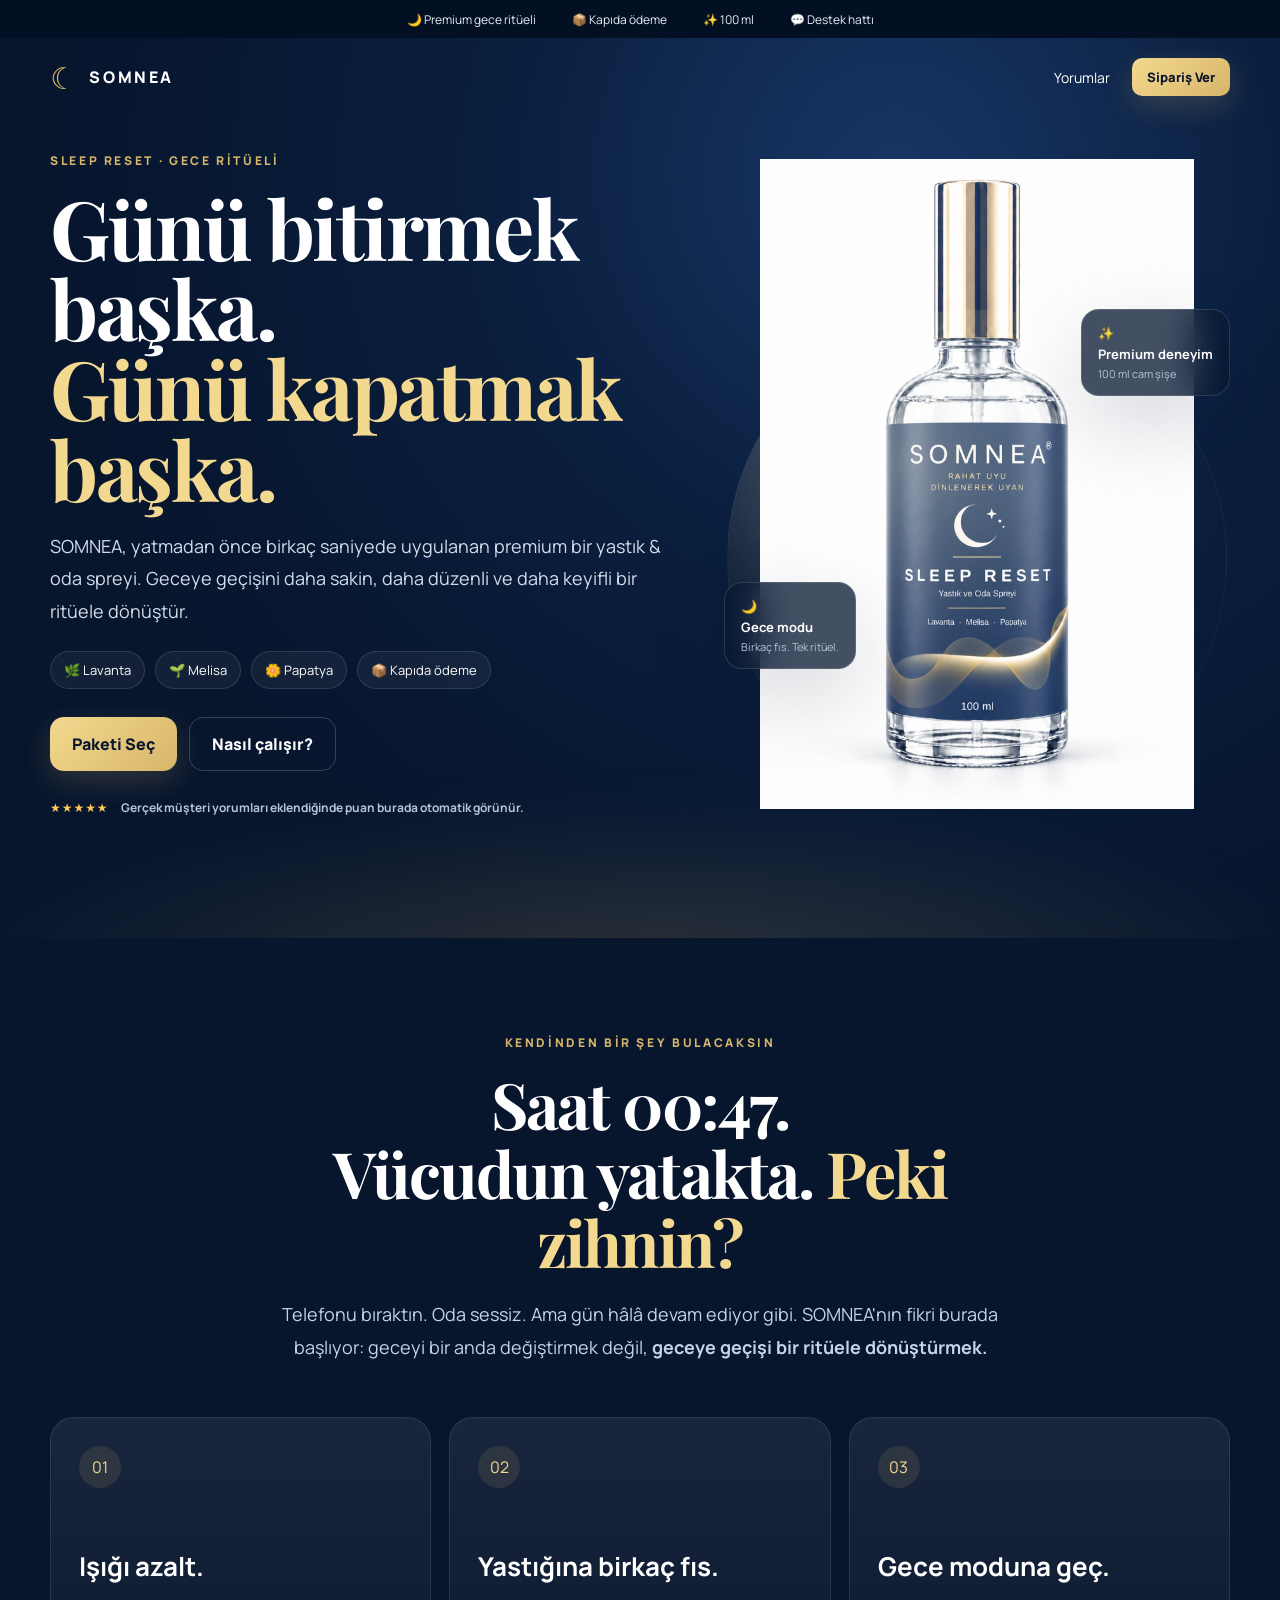
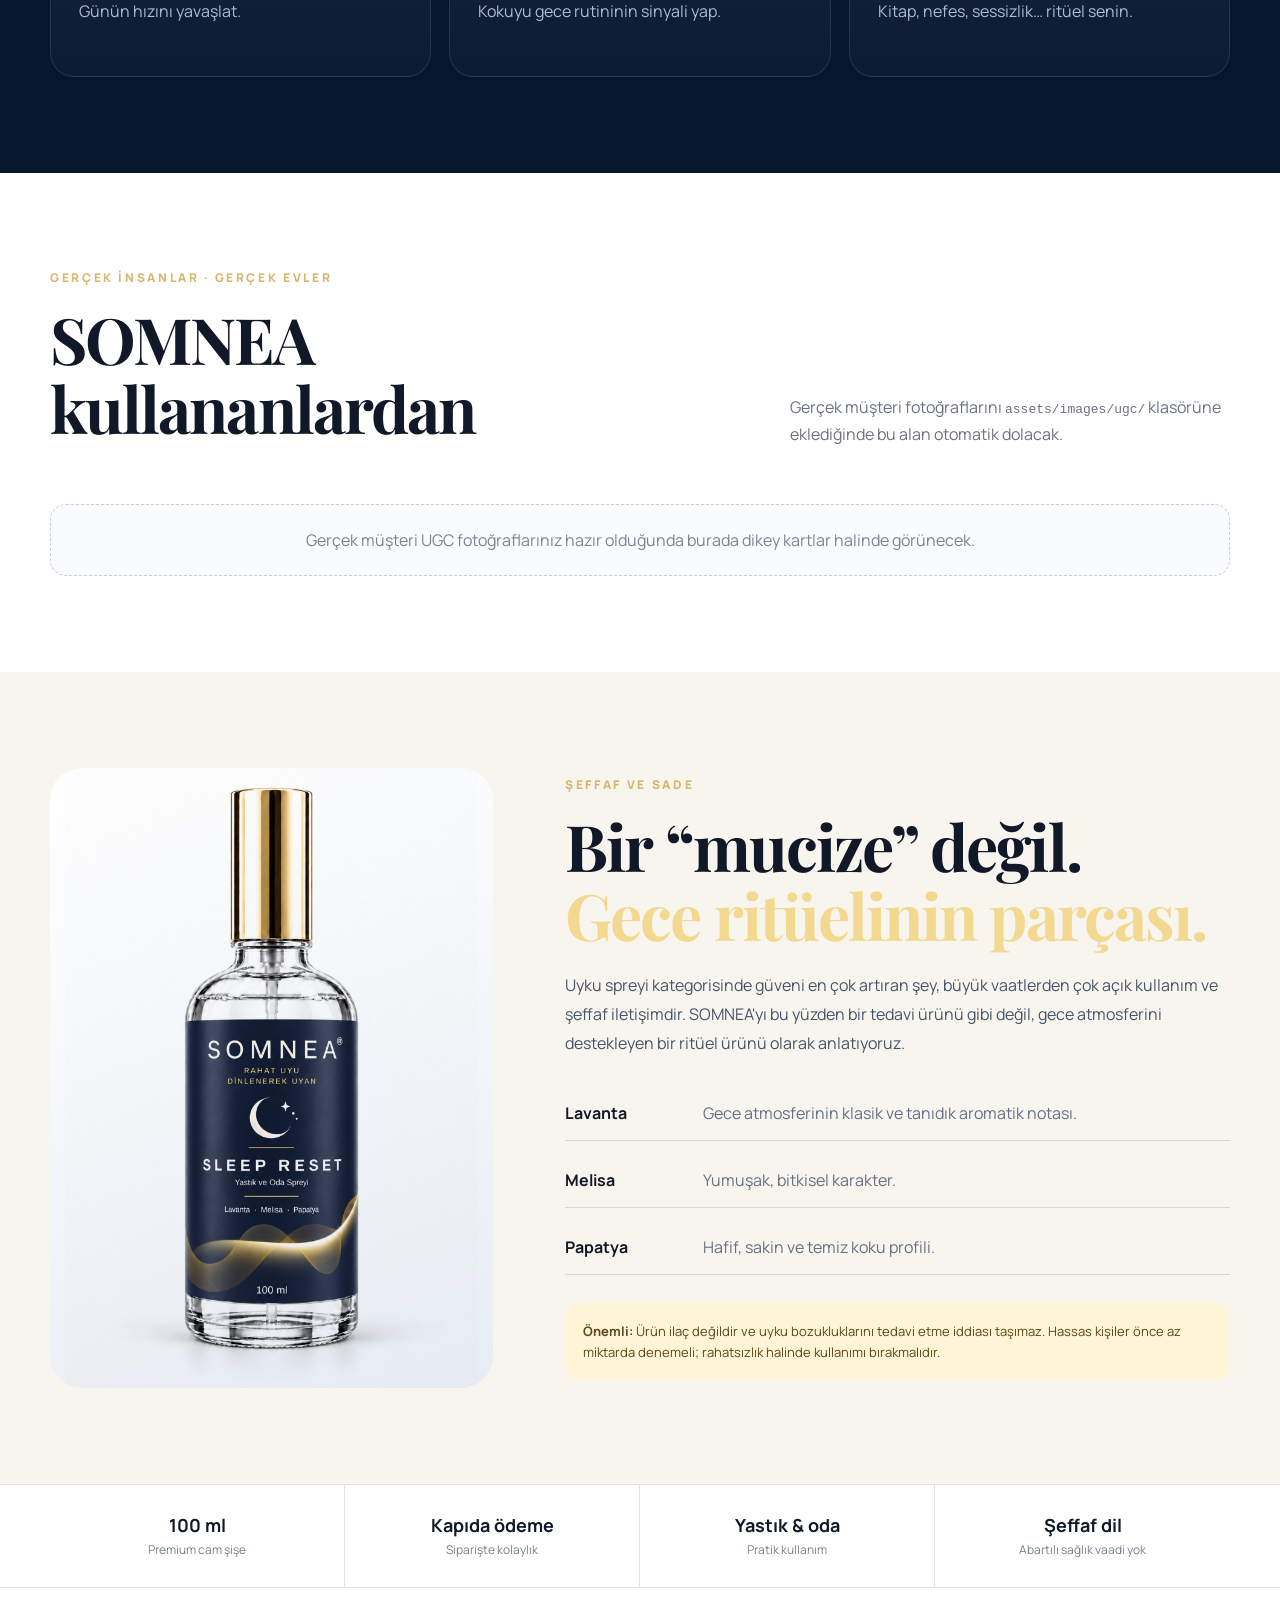
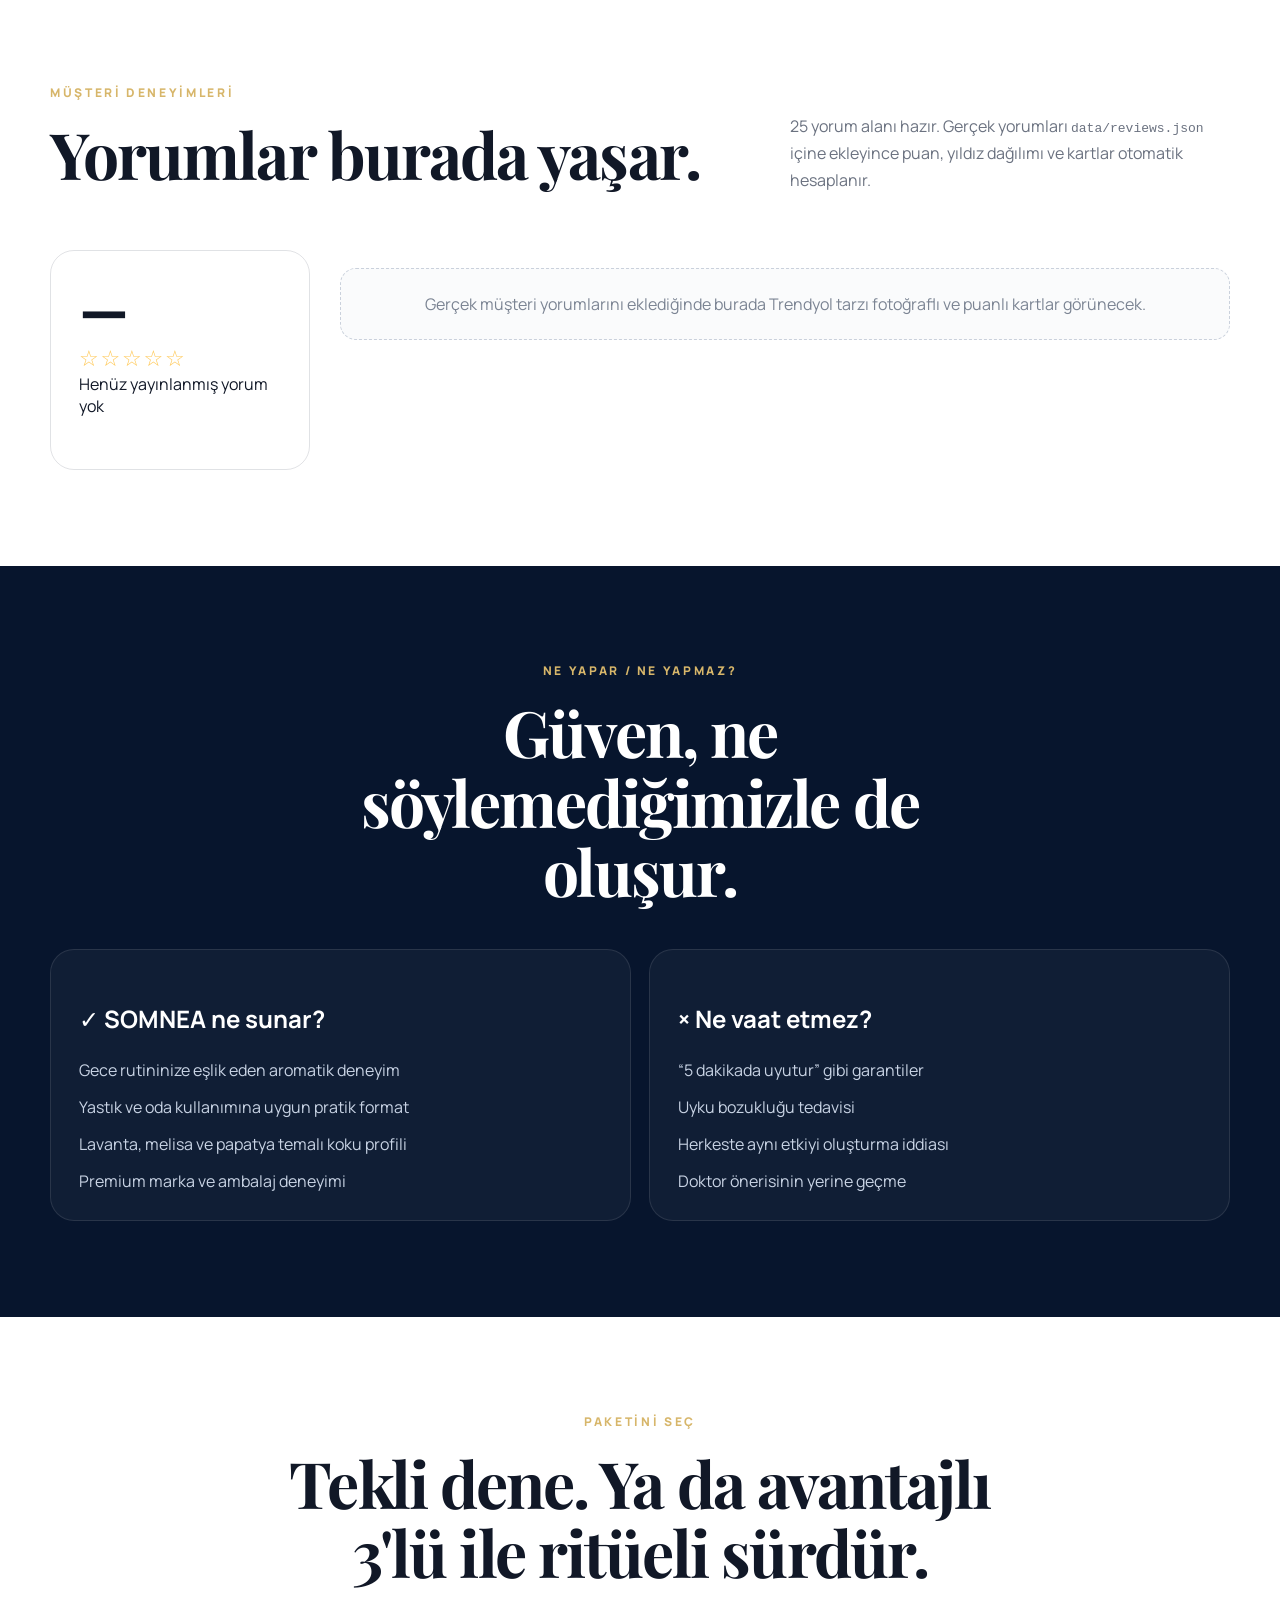
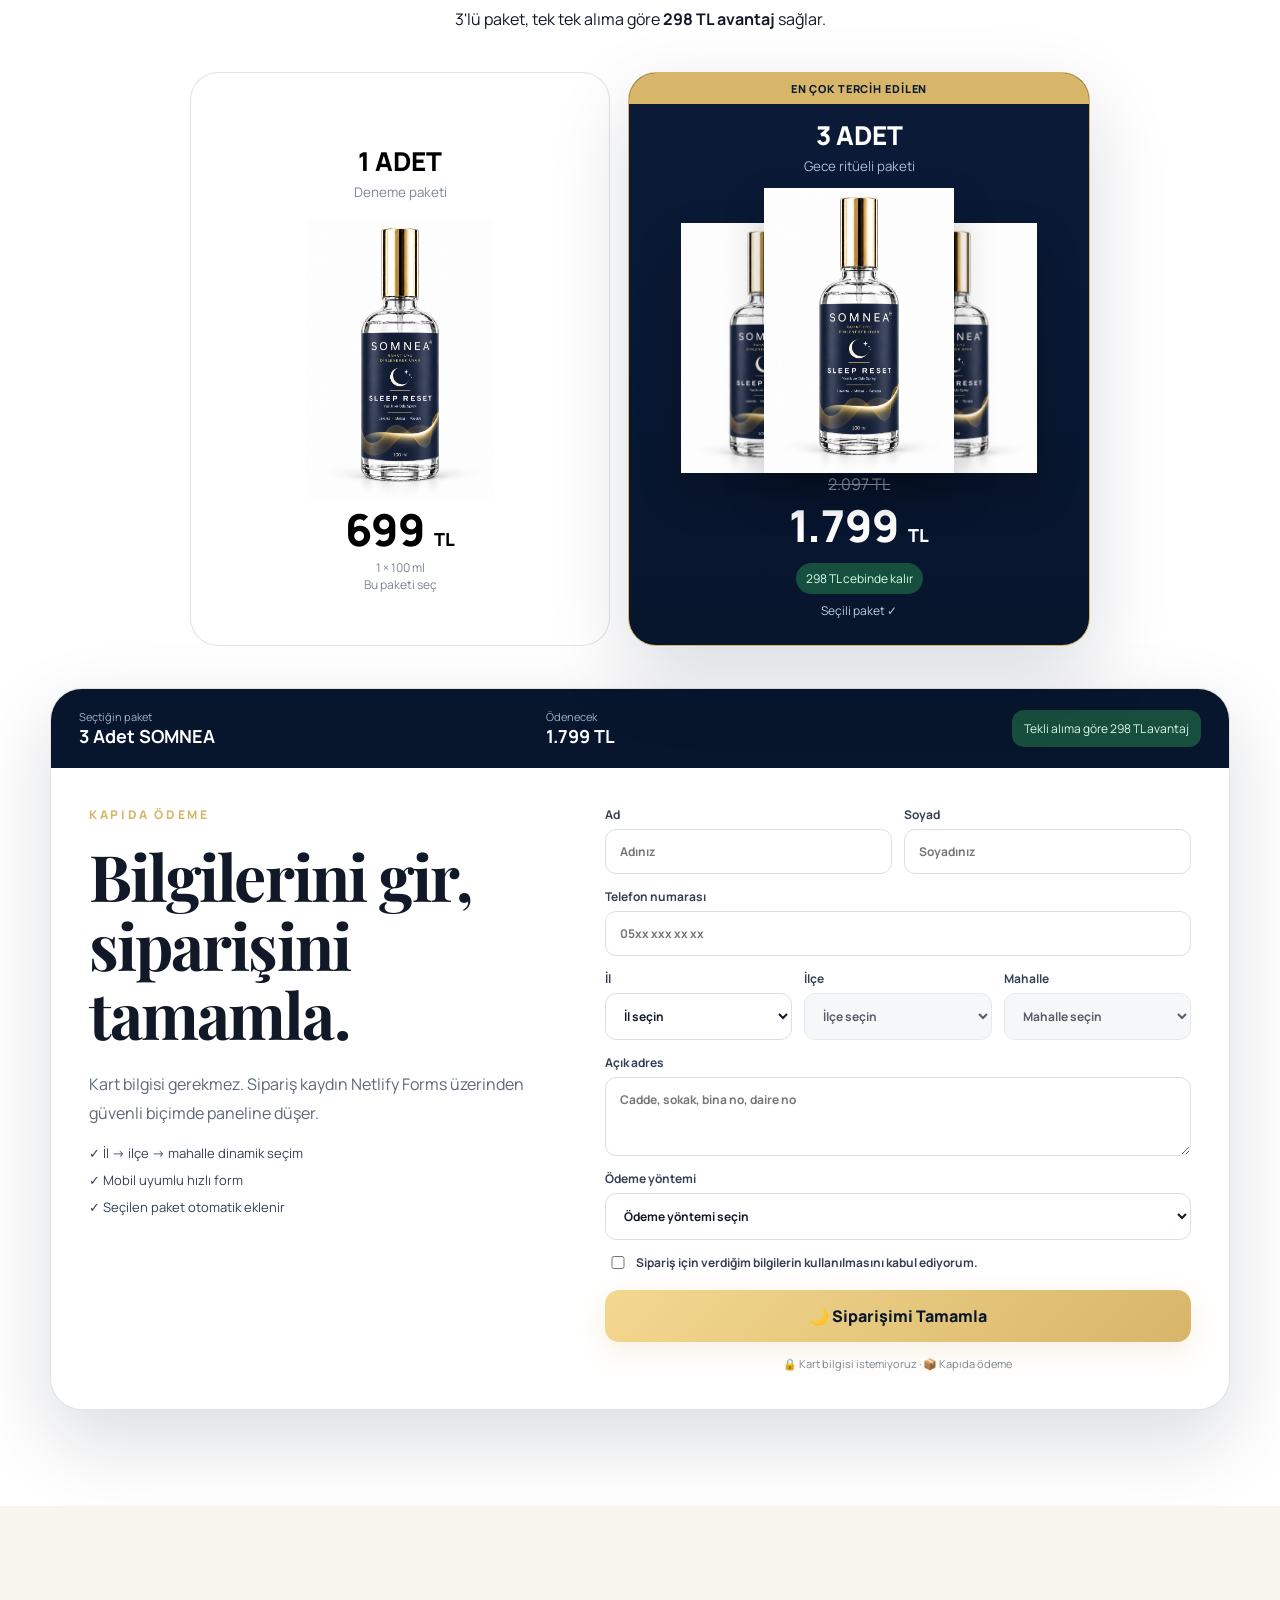
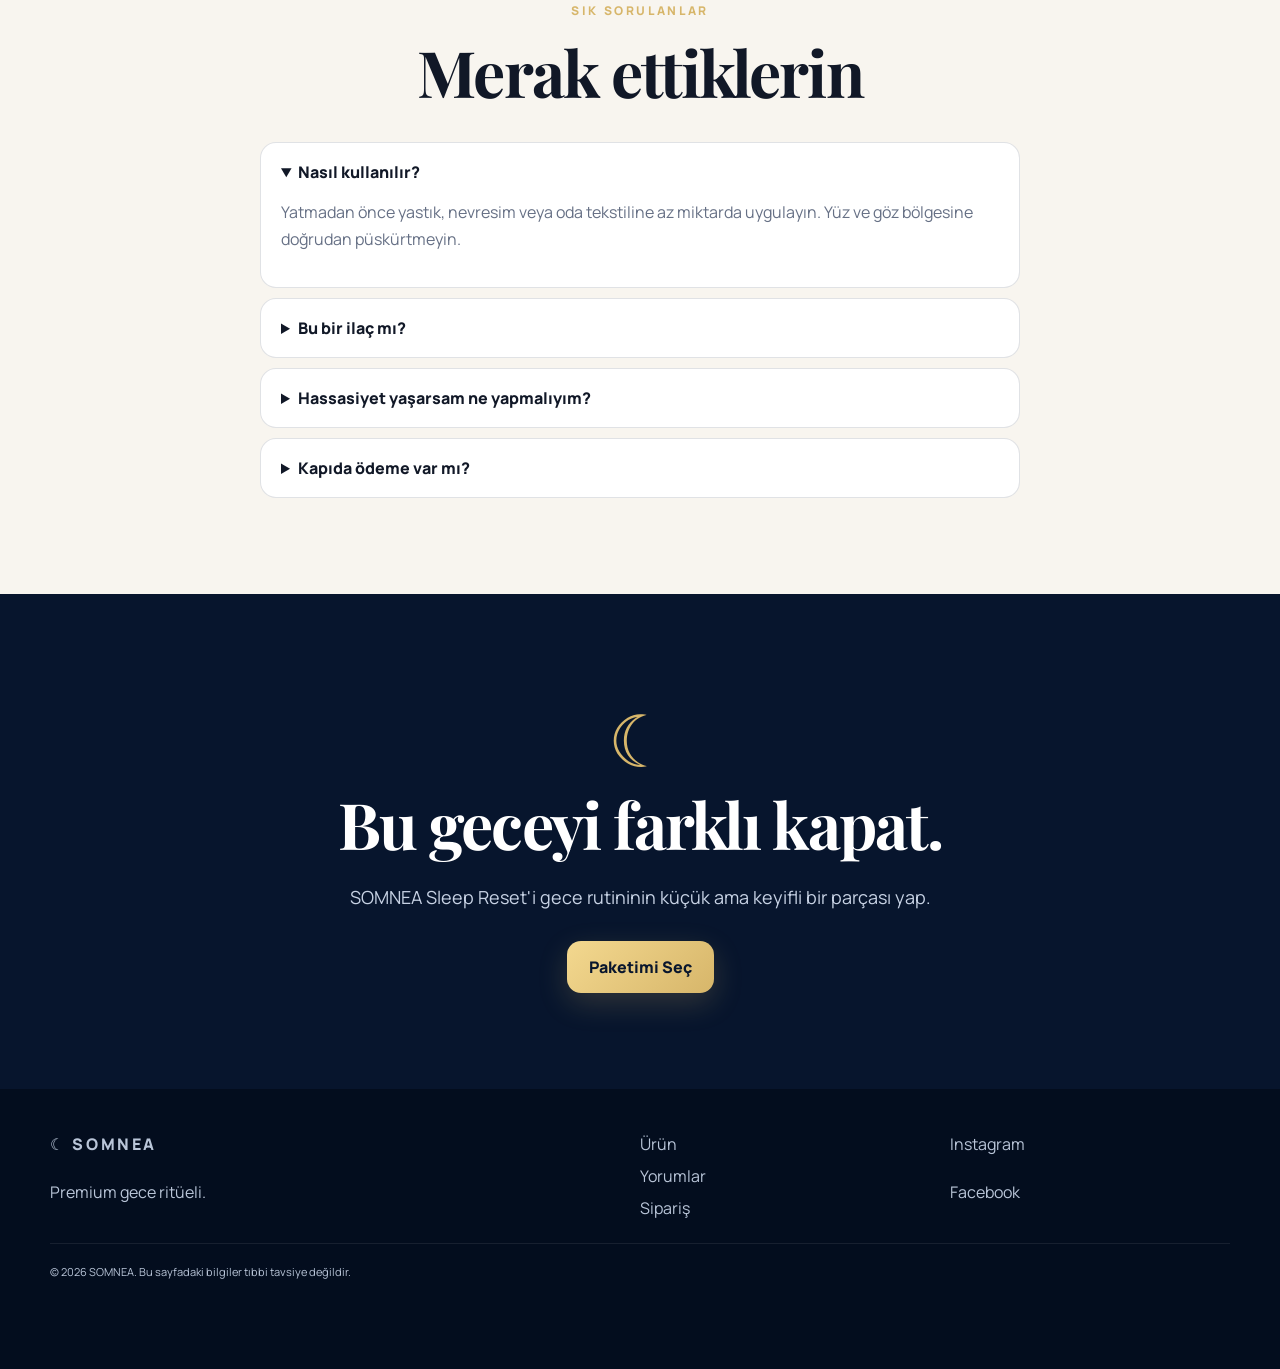
<file: somnea-viral-landing/index.html>
<!doctype html>
<html lang="tr">
<head>
  <meta charset="utf-8" />
  <meta name="viewport" content="width=device-width,initial-scale=1" />
  <title>SOMNEA Sleep Reset | Gece Ritüeli</title>
  <meta name="description" content="SOMNEA Sleep Reset — geceyi kapatmanın yeni ritüeli. Lavanta, melisa ve papatya dokunuşlu premium yastık ve oda spreyi." />
  <meta property="og:title" content="SOMNEA Sleep Reset" />
  <meta property="og:description" content="Geceni kapatmanın yeni ritüeli." />
  <meta property="og:image" content="assets/images/brand/somnea-cover.png" />
  <link rel="preconnect" href="https://fonts.googleapis.com">
  <link rel="preconnect" href="https://fonts.gstatic.com" crossorigin>
  <link href="https://fonts.googleapis.com/css2?family=Manrope:wght@400;500;600;700;800&family=Playfair+Display:wght@600;700&display=swap" rel="stylesheet">
  <link rel="stylesheet" href="assets/css/styles.css" />
  <script defer src="assets/js/config.js"></script>
  <script defer src="assets/js/app.js"></script>
</head>
<body>
  <div class="topbar">
    <div>🌙 Premium gece ritüeli</div><div>📦 Kapıda ödeme</div><div>✨ 100 ml</div><div>💬 Destek hattı</div>
  </div>

  <header class="hero" id="top">
    <nav class="nav wrap">
      <a class="brand" href="#top"><span class="brand-mark">☾</span>SOMNEA</a>
      <div class="nav-actions"><a href="#reviews">Yorumlar</a><a class="btn btn-small" href="#order">Sipariş Ver</a></div>
    </nav>
    <div class="hero-grid wrap">
      <div class="hero-copy reveal">
        <div class="eyebrow">SLEEP RESET · GECE RİTÜELİ</div>
        <h1>Günü bitirmek başka.<br><span>Günü kapatmak başka.</span></h1>
        <p class="lead">SOMNEA, yatmadan önce birkaç saniyede uygulanan premium bir yastık & oda spreyi. Geceye geçişini daha sakin, daha düzenli ve daha keyifli bir ritüele dönüştür.</p>
        <div class="trust-inline">
          <span>🌿 Lavanta</span><span>🌱 Melisa</span><span>🌼 Papatya</span><span>📦 Kapıda ödeme</span>
        </div>
        <div class="hero-actions"><a class="btn" href="#packages">Paketi Seç</a><a class="btn btn-ghost" href="#story">Nasıl çalışır?</a></div>
        <div class="review-chip" id="heroReviewChip"><div class="stars">★★★★★</div><strong>Gerçek müşteri yorumları eklendiğinde puan burada otomatik görünür.</strong></div>
      </div>
      <div class="hero-visual reveal">
        <div class="moon-orb"></div>
        <img src="assets/images/product/somnea-sleep-reset.jpg" alt="SOMNEA Sleep Reset yastık ve oda spreyi" />
        <div class="floating-card card-a">🌙 <b>Gece modu</b><small>Birkaç fıs. Tek ritüel.</small></div>
        <div class="floating-card card-b">✨ <b>Premium deneyim</b><small>100 ml cam şişe</small></div>
      </div>
    </div>
  </header>

  <main>
    <section class="story section dark" id="story">
      <div class="wrap narrow center reveal"><div class="eyebrow">KENDİNDEN BİR ŞEY BULACAKSIN</div><h2>Saat 00:47.<br>Vücudun yatakta. <span>Peki zihnin?</span></h2><p>Telefonu bıraktın. Oda sessiz. Ama gün hâlâ devam ediyor gibi. SOMNEA'nın fikri burada başlıyor: geceyi bir anda değiştirmek değil, <b>geceye geçişi bir ritüele dönüştürmek.</b></p></div>
      <div class="story-cards wrap">
        <article class="story-card reveal"><span>01</span><h3>Işığı azalt.</h3><p>Günün hızını yavaşlat.</p></article>
        <article class="story-card reveal"><span>02</span><h3>Yastığına birkaç fıs.</h3><p>Kokuyu gece rutininin sinyali yap.</p></article>
        <article class="story-card reveal"><span>03</span><h3>Gece moduna geç.</h3><p>Kitap, nefes, sessizlik… ritüel senin.</p></article>
      </div>
    </section>

    <section class="ugc section" id="ugc">
      <div class="wrap section-head reveal"><div><div class="eyebrow">GERÇEK İNSANLAR · GERÇEK EVLER</div><h2>SOMNEA kullananlardan</h2></div><p>Gerçek müşteri fotoğraflarını <code>assets/images/ugc/</code> klasörüne eklediğinde bu alan otomatik dolacak.</p></div>
      <div class="ugc-grid wrap" id="ugcGrid"></div>
      <div class="empty-proof wrap" id="ugcEmpty">Gerçek müşteri UGC fotoğraflarınız hazır olduğunda burada dikey kartlar halinde görünecek.</div>
    </section>

    <section class="ingredients section warm" id="ingredients">
      <div class="wrap ingredients-grid">
        <div class="ingredient-visual reveal"><img src="assets/images/product/somnea-sleep-reset.jpg" alt="SOMNEA ürün" /></div>
        <div class="reveal"><div class="eyebrow">ŞEFFAF VE SADE</div><h2>Bir “mucize” değil.<br><span>Gece ritüelinin parçası.</span></h2><p>Uyku spreyi kategorisinde güveni en çok artıran şey, büyük vaatlerden çok açık kullanım ve şeffaf iletişimdir. SOMNEA'yı bu yüzden bir tedavi ürünü gibi değil, gece atmosferini destekleyen bir ritüel ürünü olarak anlatıyoruz.</p>
          <div class="ingredient-list"><div><b>Lavanta</b><span>Gece atmosferinin klasik ve tanıdık aromatik notası.</span></div><div><b>Melisa</b><span>Yumuşak, bitkisel karakter.</span></div><div><b>Papatya</b><span>Hafif, sakin ve temiz koku profili.</span></div></div>
          <div class="safety-note"><strong>Önemli:</strong> Ürün ilaç değildir ve uyku bozukluklarını tedavi etme iddiası taşımaz. Hassas kişiler önce az miktarda denemeli; rahatsızlık halinde kullanımı bırakmalıdır.</div>
        </div>
      </div>
    </section>

    <section class="proof-strip"><div class="wrap proof-row"><div><b>100 ml</b><span>Premium cam şişe</span></div><div><b>Kapıda ödeme</b><span>Siparişte kolaylık</span></div><div><b>Yastık & oda</b><span>Pratik kullanım</span></div><div><b>Şeffaf dil</b><span>Abartılı sağlık vaadi yok</span></div></div></section>

    <section class="reviews section" id="reviews">
      <div class="wrap section-head reveal"><div><div class="eyebrow">MÜŞTERİ DENEYİMLERİ</div><h2>Yorumlar burada yaşar.</h2></div><p>25 yorum alanı hazır. Gerçek yorumları <code>data/reviews.json</code> içine ekleyince puan, yıldız dağılımı ve kartlar otomatik hesaplanır.</p></div>
      <div class="wrap reviews-layout">
        <aside class="rating-panel reveal"><div class="rating-number" id="ratingNumber">—</div><div class="stars big" id="ratingStars">☆☆☆☆☆</div><div id="ratingCount">Henüz yayınlanmış yorum yok</div><div class="bars" id="ratingBars"></div></aside>
        <div class="review-content"><div class="filters" id="reviewFilters"></div><div class="review-grid" id="reviewGrid"></div><div class="empty-proof" id="reviewsEmpty">Gerçek müşteri yorumlarını eklediğinde burada Trendyol tarzı fotoğraflı ve puanlı kartlar görünecek.</div></div>
      </div>
    </section>

    <section class="compare section dark">
      <div class="wrap narrow center reveal"><div class="eyebrow">NE YAPAR / NE YAPMAZ?</div><h2>Güven, ne söylemediğimizle de oluşur.</h2></div>
      <div class="wrap compare-grid"><div class="compare-card yes reveal"><h3>✓ SOMNEA ne sunar?</h3><ul><li>Gece rutininize eşlik eden aromatik deneyim</li><li>Yastık ve oda kullanımına uygun pratik format</li><li>Lavanta, melisa ve papatya temalı koku profili</li><li>Premium marka ve ambalaj deneyimi</li></ul></div><div class="compare-card no reveal"><h3>× Ne vaat etmez?</h3><ul><li>“5 dakikada uyutur” gibi garantiler</li><li>Uyku bozukluğu tedavisi</li><li>Herkeste aynı etkiyi oluşturma iddiası</li><li>Doktor önerisinin yerine geçme</li></ul></div></div>
    </section>

    <section class="packages section" id="packages">
      <div class="wrap narrow center reveal"><div class="eyebrow">PAKETİNİ SEÇ</div><h2>Tekli dene. Ya da avantajlı 3'lü ile ritüeli sürdür.</h2><p>3'lü paket, tek tek alıma göre <b>298 TL avantaj</b> sağlar.</p></div>
      <div class="wrap package-grid">
        <button class="package-card reveal" data-package="single" type="button"><div class="package-top"><span>1 ADET</span><small>Deneme paketi</small></div><img src="assets/images/product/somnea-sleep-reset.jpg" alt="1 adet SOMNEA"><div class="price">699 <small>TL</small></div><div class="package-meta">1 × 100 ml</div><div class="select-label">Bu paketi seç</div></button>
        <button class="package-card featured selected reveal" data-package="bundle" type="button"><div class="badge">EN ÇOK TERCİH EDİLEN</div><div class="package-top"><span>3 ADET</span><small>Gece ritüeli paketi</small></div><div class="triple"><img src="assets/images/product/somnea-sleep-reset.jpg" alt="SOMNEA"><img src="assets/images/product/somnea-sleep-reset.jpg" alt="SOMNEA"><img src="assets/images/product/somnea-sleep-reset.jpg" alt="SOMNEA"></div><div class="old-price">2.097 TL</div><div class="price">1.799 <small>TL</small></div><div class="saving">298 TL cebinde kalır</div><div class="select-label">Seçili paket ✓</div></button>
      </div>

      <div class="wrap checkout-shell reveal" id="order">
        <div class="checkout-summary"><div><span>Seçtiğin paket</span><strong id="summaryPackage">3 Adet SOMNEA</strong></div><div><span>Ödenecek</span><strong id="summaryTotal">1.799 TL</strong></div><div class="summary-saving" id="summarySaving">Tekli alıma göre 298 TL avantaj</div></div>
        <div class="checkout-grid">
          <div class="checkout-info"><div class="eyebrow">KAPIDA ÖDEME</div><h2>Bilgilerini gir,<br>siparişini tamamla.</h2><p>Kart bilgisi gerekmez. Sipariş kaydın Netlify Forms üzerinden güvenli biçimde paneline düşer.</p><div class="checkout-points"><span>✓ İl → ilçe → mahalle dinamik seçim</span><span>✓ Mobil uyumlu hızlı form</span><span>✓ Seçilen paket otomatik eklenir</span></div></div>
          <form class="order-form" name="somnea-order" method="POST" action="/thanks.html" data-netlify="true" netlify-honeypot="bot-field" id="orderForm">
            <input type="hidden" name="form-name" value="somnea-order">
            <p class="hidden"><label>Bu alanı doldurmayın <input name="bot-field"></label></p>
            <input type="hidden" name="package" id="formPackage" value="3 Adet SOMNEA">
            <input type="hidden" name="total" id="formTotal" value="1799 TL">
            <div class="form-row"><label>Ad<input required name="ad" autocomplete="given-name" placeholder="Adınız"></label><label>Soyad<input required name="soyad" autocomplete="family-name" placeholder="Soyadınız"></label></div>
            <label>Telefon numarası<input required name="telefon" inputmode="tel" autocomplete="tel" placeholder="05xx xxx xx xx"></label>
            <div class="form-row three"><label>İl<select required name="il" id="citySelect"><option value="">İl seçin</option></select></label><label>İlçe<select required name="ilce" id="districtSelect" disabled><option value="">İlçe seçin</option></select></label><label>Mahalle<select required name="mahalle" id="neighborhoodSelect" disabled><option value="">Mahalle seçin</option></select></label></div>
            <label>Açık adres<textarea required name="adres" rows="3" placeholder="Cadde, sokak, bina no, daire no"></textarea></label>
            <label>Ödeme yöntemi<select required name="odeme"><option value="">Ödeme yöntemi seçin</option><option>Kapıda Nakit</option><option>Kapıda Kart</option></select></label>
            <label class="check"><input required type="checkbox" name="onay" value="evet"><span>Sipariş için verdiğim bilgilerin kullanılmasını kabul ediyorum.</span></label>
            <button class="btn btn-submit" type="submit">🌙 Siparişimi Tamamla</button>
            <div class="form-foot">🔒 Kart bilgisi istemiyoruz · 📦 Kapıda ödeme</div>
          </form>
        </div>
      </div>
    </section>

    <section class="faq section warm"><div class="wrap narrow"><div class="center reveal"><div class="eyebrow">SIK SORULANLAR</div><h2>Merak ettiklerin</h2></div><div class="faq-list"><details open><summary>Nasıl kullanılır?</summary><p>Yatmadan önce yastık, nevresim veya oda tekstiline az miktarda uygulayın. Yüz ve göz bölgesine doğrudan püskürtmeyin.</p></details><details><summary>Bu bir ilaç mı?</summary><p>Hayır. SOMNEA bir gece ritüeli / yastık ve oda spreyi ürünüdür; tıbbi tedavi amacı taşımaz.</p></details><details><summary>Hassasiyet yaşarsam ne yapmalıyım?</summary><p>İlk kullanımda az miktarla deneyin. Baş ağrısı, öksürük, tahriş veya rahatsızlık oluşursa kullanımı bırakın ve ortamı havalandırın.</p></details><details><summary>Kapıda ödeme var mı?</summary><p>Evet. Sipariş formunda kapıda nakit veya kapıda kart seçeneğini seçebilirsiniz.</p></details></div></div></section>

    <section class="final-cta section dark"><div class="wrap narrow center reveal"><div class="brand-mark huge">☾</div><h2>Bu geceyi farklı kapat.</h2><p>SOMNEA Sleep Reset'i gece rutininin küçük ama keyifli bir parçası yap.</p><a class="btn" href="#packages">Paketimi Seç</a></div></section>
  </main>

  <footer><div class="wrap footer-grid"><div><div class="brand">☾ SOMNEA</div><p>Premium gece ritüeli.</p></div><div><a href="#ingredients">Ürün</a><a href="#reviews">Yorumlar</a><a href="#order">Sipariş</a></div><div><a id="instagramLink" href="#">Instagram</a><a id="facebookLink" href="#">Facebook</a></div></div><div class="wrap legal">© 2026 SOMNEA. Bu sayfadaki bilgiler tıbbi tavsiye değildir.</div></footer>

  <div class="sticky-buy"><div><small id="stickyPackage">3'lü paket</small><strong id="stickyPrice">1.799 TL</strong></div><a href="#order" class="btn btn-small">Sipariş Ver</a></div>
</body>
</html>
</file>
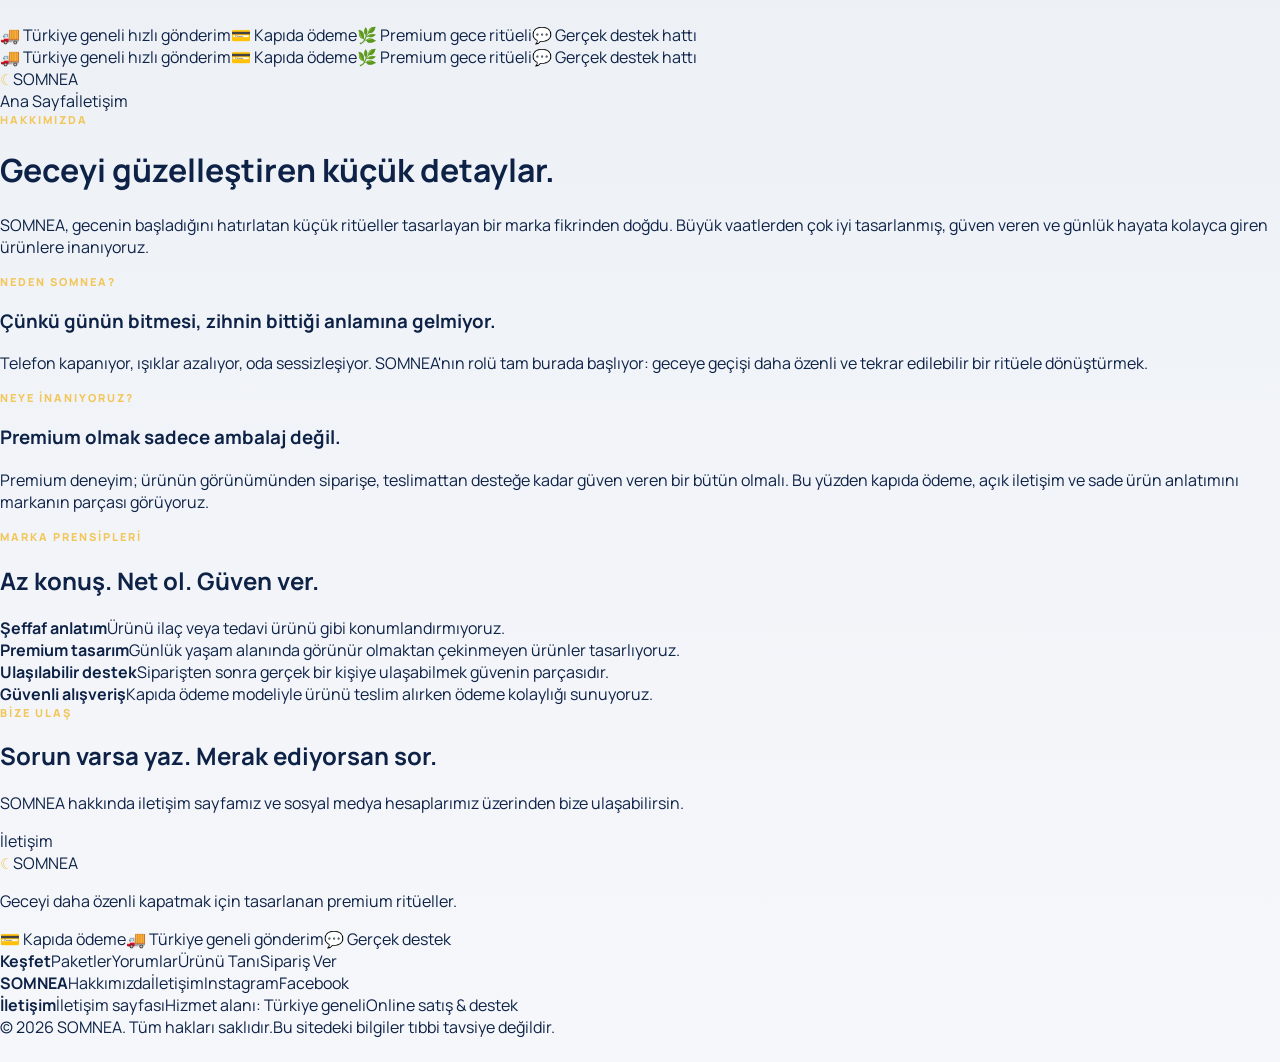
<file: about.html>
<!doctype html><html lang="tr"><head><meta charset="utf-8"><meta name="viewport" content="width=device-width,initial-scale=1"><title>Hakkımızda | SOMNEA</title><meta name="description" content="SOMNEA'nın gece ritüeli yaklaşımı, marka hikayesi ve güven anlayışı."><link rel="preconnect" href="https://fonts.googleapis.com"><link rel="preconnect" href="https://fonts.gstatic.com" crossorigin><link href="https://fonts.googleapis.com/css2?family=Manrope:wght@400;500;600;700;800&family=Playfair+Display:wght@600;700;800&display=swap" rel="stylesheet"><link rel="stylesheet" href="assets/css/styles.css"><script defer src="assets/js/config.js"></script><script defer src="assets/js/app.js"></script></head><body>
<div class="topbar" aria-label="SOMNEA güven bilgileri">
  <div class="topbar-track">
    <div class="topbar-group"><span>🚚 Türkiye geneli hızlı gönderim</span><span>💳 Kapıda ödeme</span><span>🌿 Premium gece ritüeli</span><span>💬 Gerçek destek hattı</span></div>
    <div class="topbar-group" aria-hidden="true"><span>🚚 Türkiye geneli hızlı gönderim</span><span>💳 Kapıda ödeme</span><span>🌿 Premium gece ritüeli</span><span>💬 Gerçek destek hattı</span></div>
  </div>
</div>
<nav class="nav wrap"><a class="brand" href="index.html"><span class="brand-mark">☾</span>SOMNEA</a><div class="nav-actions"><a href="index.html">Ana Sayfa</a><a href="contact.html">İletişim</a></div></nav>
<header class="page-hero"><div class="wrap"><div class="eyebrow">HAKKIMIZDA</div><h1>Geceyi güzelleştiren küçük detaylar.</h1><p>SOMNEA, gecenin başladığını hatırlatan küçük ritüeller tasarlayan bir marka fikrinden doğdu. Büyük vaatlerden çok iyi tasarlanmış, güven veren ve günlük hayata kolayca giren ürünlere inanıyoruz.</p></div></header>
<main>
<section class="section"><div class="wrap story-grid"><article class="story-card-wide reveal"><div class="eyebrow">NEDEN SOMNEA?</div><h3>Çünkü günün bitmesi, zihnin bittiği anlamına gelmiyor.</h3><p>Telefon kapanıyor, ışıklar azalıyor, oda sessizleşiyor. SOMNEA'nın rolü tam burada başlıyor: geceye geçişi daha özenli ve tekrar edilebilir bir ritüele dönüştürmek.</p></article><article class="story-card-wide reveal"><div class="eyebrow">NEYE İNANIYORUZ?</div><h3>Premium olmak sadece ambalaj değil.</h3><p>Premium deneyim; ürünün görünümünden siparişe, teslimattan desteğe kadar güven veren bir bütün olmalı. Bu yüzden kapıda ödeme, açık iletişim ve sade ürün anlatımını markanın parçası görüyoruz.</p></article></div></section>
<section class="section"><div class="wrap story-card-wide reveal"><div class="eyebrow">MARKA PRENSİPLERİ</div><h2>Az konuş. Net ol. Güven ver.</h2><div class="value-list"><div><strong>Şeffaf anlatım</strong><span>Ürünü ilaç veya tedavi ürünü gibi konumlandırmıyoruz.</span></div><div><strong>Premium tasarım</strong><span>Günlük yaşam alanında görünür olmaktan çekinmeyen ürünler tasarlıyoruz.</span></div><div><strong>Ulaşılabilir destek</strong><span>Siparişten sonra gerçek bir kişiye ulaşabilmek güvenin parçasıdır.</span></div><div><strong>Güvenli alışveriş</strong><span>Kapıda ödeme modeliyle ürünü teslim alırken ödeme kolaylığı sunuyoruz.</span></div></div></div></section>
<section class="section contact-strip"><div class="wrap contact-strip-inner"><div><div class="eyebrow">BİZE ULAŞ</div><h2>Sorun varsa yaz. Merak ediyorsan sor.</h2><p>SOMNEA hakkında iletişim sayfamız ve sosyal medya hesaplarımız üzerinden bize ulaşabilirsin.</p></div><div class="contact-strip-actions"><a class="btn btn-light" href="contact.html">İletişim</a></div></div></section>
</main><footer class="site-footer">
  <div class="wrap footer-main">
    <div class="footer-brand-block">
      <a class="brand footer-brand" href="index.html"><span class="brand-mark">☾</span>SOMNEA</a>
      <p>Geceyi daha özenli kapatmak için tasarlanan premium ritüeller.</p>
      <div class="footer-trust"><span>💳 Kapıda ödeme</span><span>🚚 Türkiye geneli gönderim</span><span>💬 Gerçek destek</span></div>
    </div>
    <div class="footer-col"><strong>Keşfet</strong><a href="index.html#packages">Paketler</a><a href="index.html#reviews">Yorumlar</a><a href="index.html#product-info">Ürünü Tanı</a><a href="index.html#order">Sipariş Ver</a></div>
    <div class="footer-col"><strong>SOMNEA</strong><a href="about.html">Hakkımızda</a><a href="contact.html">İletişim</a><a id="instagramLink" href="#" target="_blank" rel="noopener">Instagram</a><a id="facebookLink" href="#" target="_blank" rel="noopener">Facebook</a></div>
    <div class="footer-col footer-contact"><strong>İletişim</strong><a href="contact.html">İletişim sayfası</a><span>Hizmet alanı: Türkiye geneli</span><span>Online satış & destek</span></div>
  </div>
  <div class="wrap footer-bottom"><span>© 2026 SOMNEA. Tüm hakları saklıdır.</span><span>Bu sitedeki bilgiler tıbbi tavsiye değildir.</span></div>
</footer></body></html>
</file>
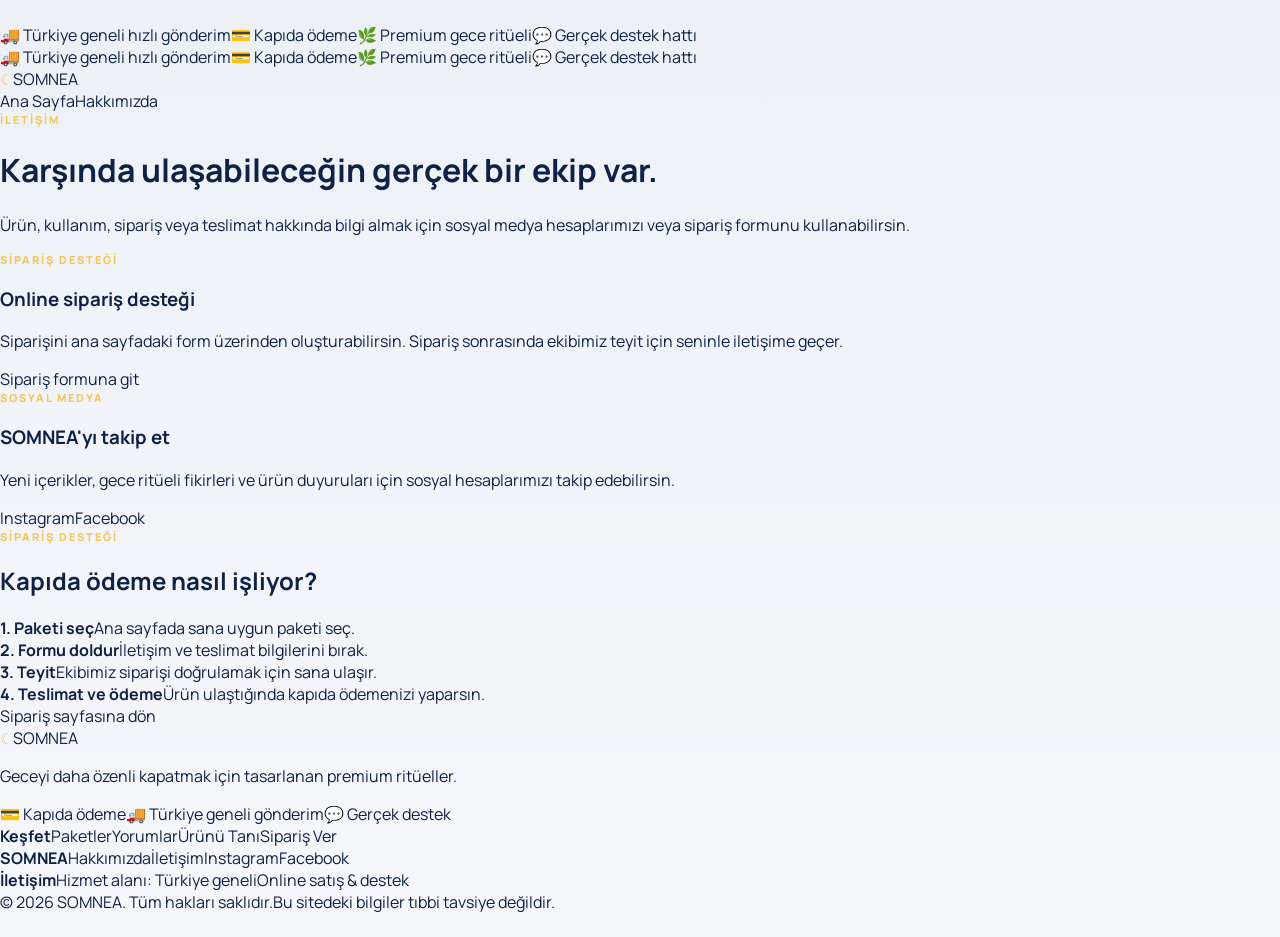
<file: contact.html>
<!doctype html><html lang="tr"><head><meta charset="utf-8"><meta name="viewport" content="width=device-width,initial-scale=1"><title>İletişim | SOMNEA</title><meta name="description" content="SOMNEA iletişim, sosyal medya ve sipariş destek kanalları."><link rel="preconnect" href="https://fonts.googleapis.com"><link rel="preconnect" href="https://fonts.gstatic.com" crossorigin><link href="https://fonts.googleapis.com/css2?family=Manrope:wght@400;500;600;700;800&family=Playfair+Display:wght@600;700;800&display=swap" rel="stylesheet"><link rel="stylesheet" href="assets/css/styles.css"><script defer src="assets/js/config.js"></script><script defer src="assets/js/app.js"></script></head><body>
<div class="topbar" aria-label="SOMNEA güven bilgileri">
  <div class="topbar-track">
    <div class="topbar-group"><span>🚚 Türkiye geneli hızlı gönderim</span><span>💳 Kapıda ödeme</span><span>🌿 Premium gece ritüeli</span><span>💬 Gerçek destek hattı</span></div>
    <div class="topbar-group" aria-hidden="true"><span>🚚 Türkiye geneli hızlı gönderim</span><span>💳 Kapıda ödeme</span><span>🌿 Premium gece ritüeli</span><span>💬 Gerçek destek hattı</span></div>
  </div>
</div>
<nav class="nav wrap"><a class="brand" href="index.html"><span class="brand-mark">☾</span>SOMNEA</a><div class="nav-actions"><a href="index.html">Ana Sayfa</a><a href="about.html">Hakkımızda</a></div></nav>
<header class="page-hero"><div class="wrap"><div class="eyebrow">İLETİŞİM</div><h1>Karşında ulaşabileceğin gerçek bir ekip var.</h1><p>Ürün, kullanım, sipariş veya teslimat hakkında bilgi almak için sosyal medya hesaplarımızı veya sipariş formunu kullanabilirsin.</p></div></header>
<main><section class="section"><div class="wrap contact-grid"><article class="contact-card reveal"><div class="eyebrow">SİPARİŞ DESTEĞİ</div><h3>Online sipariş desteği</h3><p>Siparişini ana sayfadaki form üzerinden oluşturabilirsin. Sipariş sonrasında ekibimiz teyit için seninle iletişime geçer.</p><div class="contact-actions"><a class="btn" href="index.html#order">Sipariş formuna git</a></div></article><article class="contact-card reveal"><div class="eyebrow">SOSYAL MEDYA</div><h3>SOMNEA'yı takip et</h3><p>Yeni içerikler, gece ritüeli fikirleri ve ürün duyuruları için sosyal hesaplarımızı takip edebilirsin.</p><div class="contact-actions"><a class="btn btn-light" id="instagramLink" href="#" target="_blank" rel="noopener">Instagram</a><a class="btn btn-light" id="facebookLink" href="#" target="_blank" rel="noopener">Facebook</a></div></article></div></section><section class="section"><div class="wrap story-card-wide reveal"><div class="eyebrow">SİPARİŞ DESTEĞİ</div><h2>Kapıda ödeme nasıl işliyor?</h2><div class="value-list"><div><strong>1. Paketi seç</strong><span>Ana sayfada sana uygun paketi seç.</span></div><div><strong>2. Formu doldur</strong><span>İletişim ve teslimat bilgilerini bırak.</span></div><div><strong>3. Teyit</strong><span>Ekibimiz siparişi doğrulamak için sana ulaşır.</span></div><div><strong>4. Teslimat ve ödeme</strong><span>Ürün ulaştığında kapıda ödemenizi yaparsın.</span></div></div><div class="contact-actions"><a class="btn" href="index.html#order">Sipariş sayfasına dön</a></div></div></section></main>
<footer class="site-footer">
  <div class="wrap footer-main">
    <div class="footer-brand-block">
      <a class="brand footer-brand" href="index.html"><span class="brand-mark">☾</span>SOMNEA</a>
      <p>Geceyi daha özenli kapatmak için tasarlanan premium ritüeller.</p>
      <div class="footer-trust"><span>💳 Kapıda ödeme</span><span>🚚 Türkiye geneli gönderim</span><span>💬 Gerçek destek</span></div>
    </div>
    <div class="footer-col"><strong>Keşfet</strong><a href="index.html#packages">Paketler</a><a href="index.html#reviews">Yorumlar</a><a href="index.html#product-info">Ürünü Tanı</a><a href="index.html#order">Sipariş Ver</a></div>
    <div class="footer-col"><strong>SOMNEA</strong><a href="about.html">Hakkımızda</a><a href="contact.html">İletişim</a><a id="instagramLink" href="#" target="_blank" rel="noopener">Instagram</a><a id="facebookLink" href="#" target="_blank" rel="noopener">Facebook</a></div>
    <div class="footer-col footer-contact"><strong>İletişim</strong><span>Hizmet alanı: Türkiye geneli</span><span>Online satış & destek</span></div>
  </div>
  <div class="wrap footer-bottom"><span>© 2026 SOMNEA. Tüm hakları saklıdır.</span><span>Bu sitedeki bilgiler tıbbi tavsiye değildir.</span></div>
</footer></body></html>
</file>
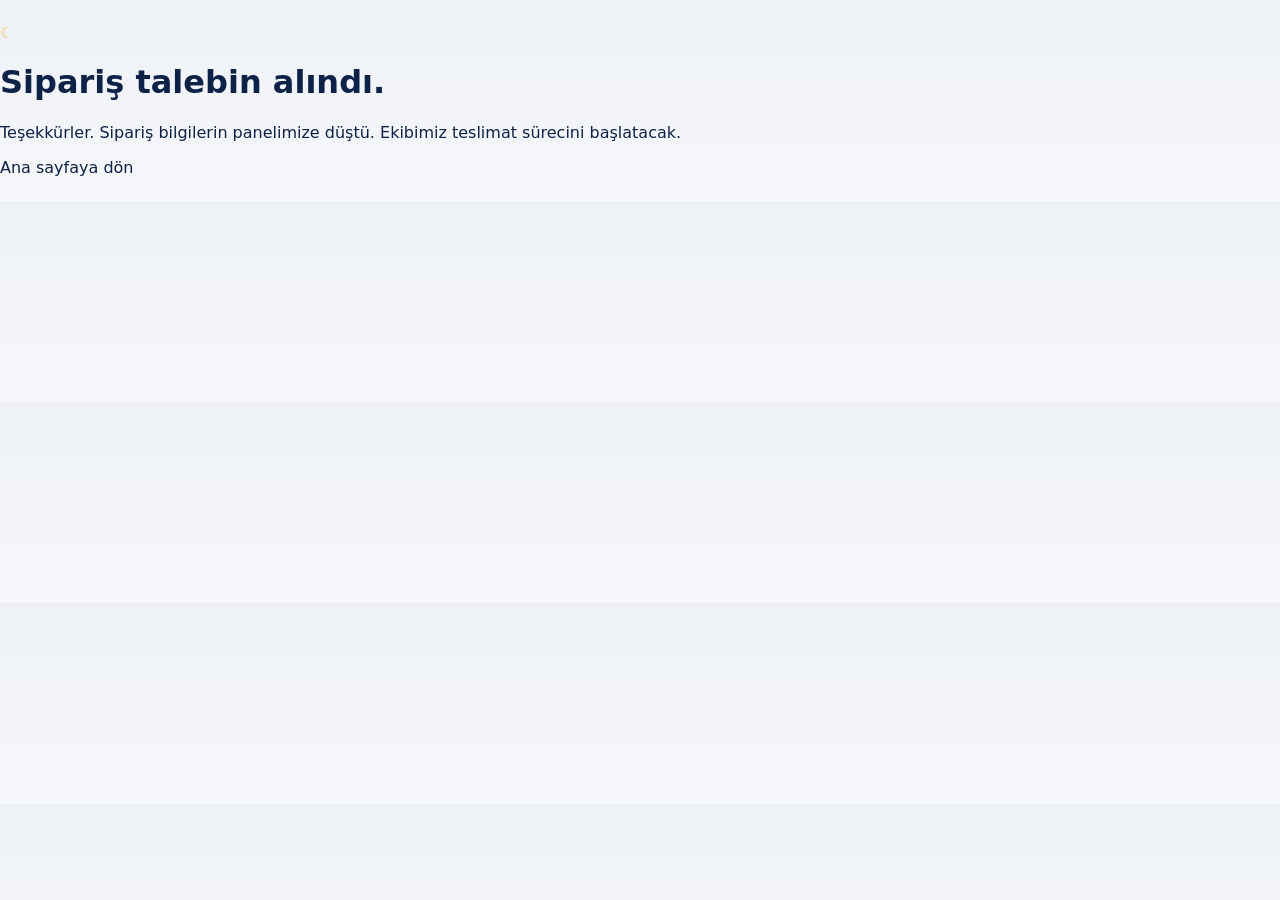
<file: thanks.html>
<!doctype html><html lang="tr"><head><meta charset="utf-8"><meta name="viewport" content="width=device-width,initial-scale=1"><title>Sipariş Alındı | SOMNEA</title><link rel="stylesheet" href="assets/css/styles.css"></head><body class="thanks"><div class="thanks-card"><div class="brand-mark huge">☾</div><h1>Sipariş talebin alındı.</h1><p>Teşekkürler. Sipariş bilgilerin panelimize düştü. Ekibimiz teslimat sürecini başlatacak.</p><a class="btn" href="/">Ana sayfaya dön</a></div></body></html>
</file>
<file: somnea-viral-landing/assets/css/styles.css>
:root{--navy:#07152d;--navy2:#0c2144;--gold:#d7b66a;--gold2:#f3d88f;--cream:#f8f5ef;--ink:#111827;--muted:#6b7280;--line:rgba(7,21,45,.12);--white:#fff;--shadow:0 30px 80px rgba(7,21,45,.15)}
*{box-sizing:border-box}html{scroll-behavior:smooth}body{margin:0;font-family:Manrope,system-ui,sans-serif;color:var(--ink);background:#fff;overflow-x:hidden}img{max-width:100%;display:block}a{text-decoration:none;color:inherit}button,input,select,textarea{font:inherit}.wrap{width:min(1180px,calc(100% - 32px));margin:auto}.narrow{width:min(760px,100%)}.center{text-align:center}.section{padding:96px 0}.dark{background:var(--navy);color:#fff}.warm{background:var(--cream)}.eyebrow{font-size:12px;letter-spacing:.22em;font-weight:800;color:var(--gold);margin-bottom:18px}.topbar{height:38px;background:#031024;color:#e9edf5;display:flex;align-items:center;justify-content:center;gap:36px;font-size:12px;white-space:nowrap;overflow:hidden}.nav{height:78px;display:flex;align-items:center;justify-content:space-between;position:relative;z-index:5}.brand{display:flex;gap:10px;align-items:center;font-weight:800;letter-spacing:.16em}.brand-mark{color:var(--gold);font-size:30px}.nav-actions{display:flex;gap:22px;align-items:center;font-size:14px}.hero{min-height:100svh;background:radial-gradient(circle at 70% 15%,#173665 0,#0a1e3d 35%,#07152d 72%);color:#fff;position:relative;overflow:hidden}.hero:after{content:"";position:absolute;inset:auto -10% -25% -10%;height:42%;background:radial-gradient(ellipse at center,rgba(215,182,106,.18),transparent 65%);filter:blur(30px)}.hero-grid{min-height:calc(100svh - 116px);display:grid;grid-template-columns:1.1fr .9fr;align-items:center;gap:56px;padding-bottom:48px}.hero-copy h1,.section h2{font-family:'Playfair Display',serif;letter-spacing:-.03em;margin:0 0 22px}.hero-copy h1{font-size:clamp(46px,6.4vw,86px);line-height:.98}.hero-copy h1 span,.section h2 span{color:var(--gold2)}.lead{font-size:18px;line-height:1.8;color:#d4dcea;max-width:720px}.trust-inline{display:flex;flex-wrap:wrap;gap:10px;margin:24px 0}.trust-inline span{border:1px solid rgba(255,255,255,.12);background:rgba(255,255,255,.05);border-radius:999px;padding:9px 13px;font-size:13px}.hero-actions{display:flex;gap:12px;margin:28px 0}.btn{display:inline-flex;align-items:center;justify-content:center;background:linear-gradient(135deg,var(--gold2),var(--gold));color:#09162d;padding:15px 22px;border-radius:14px;font-weight:800;border:0;cursor:pointer;box-shadow:0 10px 30px rgba(215,182,106,.2)}.btn:hover{transform:translateY(-1px)}.btn-small{padding:10px 15px;border-radius:10px;font-size:13px}.btn-ghost{background:transparent;color:#fff;border:1px solid rgba(255,255,255,.18);box-shadow:none}.review-chip{display:flex;align-items:center;gap:12px;margin-top:28px;font-size:12px;color:#b9c5d8}.stars{color:#ffc857;letter-spacing:.08em}.stars.big{font-size:22px}.hero-visual{position:relative;display:flex;justify-content:center;align-items:flex-end;min-height:620px}.hero-visual img{width:min(450px,90%);max-height:650px;object-fit:contain;mix-blend-mode:screen;filter:drop-shadow(0 35px 50px rgba(0,0,0,.35));position:relative;z-index:2}.moon-orb{position:absolute;width:500px;height:500px;border-radius:50%;background:radial-gradient(circle at 36% 30%,rgba(255,239,187,.35),rgba(215,182,106,.06) 45%,transparent 70%);border:1px solid rgba(255,255,255,.04)}.floating-card{position:absolute;z-index:3;background:rgba(9,24,50,.76);backdrop-filter:blur(18px);border:1px solid rgba(255,255,255,.13);border-radius:18px;padding:14px 16px;display:grid;gap:3px;font-size:13px;box-shadow:var(--shadow)}.floating-card small{color:#b8c5d9}.card-a{left:0;bottom:140px}.card-b{right:0;top:150px}.section h2{font-size:clamp(38px,5vw,64px);line-height:1.08}.story .narrow p,.final-cta p{font-size:18px;line-height:1.8;color:#c7d2e4}.story-cards{display:grid;grid-template-columns:repeat(3,1fr);gap:18px;margin-top:54px}.story-card{min-height:260px;padding:28px;border-radius:24px;background:linear-gradient(180deg,rgba(255,255,255,.07),rgba(255,255,255,.03));border:1px solid rgba(255,255,255,.1)}.story-card span{display:inline-flex;width:42px;height:42px;align-items:center;justify-content:center;border-radius:50%;background:rgba(215,182,106,.12);color:var(--gold2)}.story-card h3{font-size:26px;margin:60px 0 8px}.story-card p{color:#aebbd0}.section-head{display:flex;justify-content:space-between;gap:48px;align-items:end;margin-bottom:40px}.section-head>p{max-width:440px;color:var(--muted);line-height:1.7}.ugc-grid{display:grid;grid-template-columns:repeat(4,1fr);gap:16px}.ugc-card{border-radius:22px;overflow:hidden;position:relative;aspect-ratio:3/4;background:#0d2041}.ugc-card img{width:100%;height:100%;object-fit:cover}.ugc-overlay{position:absolute;inset:auto 0 0;padding:50px 18px 18px;background:linear-gradient(transparent,rgba(0,0,0,.8));color:#fff}.empty-proof{border:1px dashed #cad1dc;padding:24px;border-radius:16px;color:#7b8493;text-align:center;background:#fafbfc}.ingredients-grid{display:grid;grid-template-columns:.8fr 1.2fr;gap:72px;align-items:center}.ingredient-visual{background:linear-gradient(160deg,#fff,#e8edf4);border-radius:32px;min-height:620px;display:flex;align-items:center;justify-content:center;overflow:hidden}.ingredient-visual img{height:620px;object-fit:contain;mix-blend-mode:multiply}.ingredients p{line-height:1.8;color:#475569}.ingredient-list{display:grid;gap:12px;margin:28px 0}.ingredient-list>div{display:grid;grid-template-columns:120px 1fr;gap:18px;padding:16px 0;border-bottom:1px solid var(--line)}.ingredient-list span{color:#667085}.safety-note{padding:18px;border-radius:14px;background:#fff4d6;color:#5b4718;font-size:13px;line-height:1.6}.proof-strip{background:#fff;border-top:1px solid var(--line);border-bottom:1px solid var(--line)}.proof-row{display:grid;grid-template-columns:repeat(4,1fr)}.proof-row>div{padding:28px 18px;text-align:center;border-right:1px solid var(--line)}.proof-row>div:last-child{border:0}.proof-row b{display:block;font-size:18px}.proof-row span{font-size:12px;color:#77808f}.reviews-layout{display:grid;grid-template-columns:260px 1fr;gap:30px}.rating-panel{border:1px solid var(--line);border-radius:24px;padding:28px;position:sticky;top:20px;height:max-content}.rating-number{font-size:64px;font-weight:800;line-height:1}.bars{display:grid;gap:8px;margin-top:24px}.bar-row{display:grid;grid-template-columns:30px 1fr 24px;gap:8px;font-size:11px;align-items:center}.bar-track{height:6px;background:#edf0f4;border-radius:999px;overflow:hidden}.bar-fill{height:100%;background:var(--gold)}.filters{display:flex;gap:8px;flex-wrap:wrap;margin-bottom:18px}.filter{padding:9px 12px;border-radius:999px;border:1px solid var(--line);background:#fff;cursor:pointer;font-size:12px}.filter.active{background:var(--navy);color:#fff}.review-grid{display:grid;grid-template-columns:repeat(2,1fr);gap:14px}.review-card{border:1px solid var(--line);border-radius:20px;padding:20px;background:#fff}.review-head{display:flex;justify-content:space-between;gap:10px}.review-card p{line-height:1.65;color:#475569}.review-photo{border-radius:14px;margin-top:14px;max-height:220px;width:100%;object-fit:cover}.compare-grid{display:grid;grid-template-columns:1fr 1fr;gap:18px;margin-top:44px}.compare-card{border:1px solid rgba(255,255,255,.1);border-radius:24px;padding:28px;background:rgba(255,255,255,.04)}.compare-card h3{font-size:24px}.compare-card ul{list-style:none;padding:0;margin:24px 0 0;display:grid;gap:15px;color:#c8d3e4}.package-grid{display:grid;grid-template-columns:1fr 1.1fr;gap:18px;max-width:900px;margin:42px auto}.package-card{position:relative;border:1px solid var(--line);background:#fff;border-radius:28px;padding:26px;cursor:pointer;text-align:center;transition:.2s;overflow:hidden}.package-card:hover,.package-card.selected{transform:translateY(-4px);box-shadow:var(--shadow);border-color:var(--gold)}.package-card.featured{background:linear-gradient(180deg,#0b1b38,#07152d);color:#fff}.badge{position:absolute;top:0;left:0;right:0;background:var(--gold);color:#0b1932;font-size:11px;font-weight:800;padding:8px;letter-spacing:.08em}.package-top{display:grid;gap:4px;margin:18px 0}.package-top span{font-size:26px;font-weight:800}.package-top small{color:#7d8795}.featured .package-top small{color:#adbad0}.package-card>img{height:280px;margin:auto;object-fit:contain}.triple{height:280px;display:flex;justify-content:center;align-items:end}.triple img{height:250px;object-fit:contain;margin:0 -42px;filter:drop-shadow(0 20px 20px rgba(0,0,0,.24))}.triple img:nth-child(2){height:285px;z-index:2}.price{font-size:44px;font-weight:800}.price small{font-size:18px}.old-price{text-decoration:line-through;color:#9ca3af}.saving{display:inline-block;background:#174f3f;color:#d7ffe9;padding:7px 10px;border-radius:999px;font-size:12px;margin:8px}.package-meta,.select-label{font-size:12px;color:#7b8493}.featured .select-label,.featured .package-meta{color:#c1cbe0}.checkout-shell{border-radius:32px;background:#fff;box-shadow:var(--shadow);overflow:hidden;border:1px solid var(--line)}.checkout-summary{display:grid;grid-template-columns:1fr 1fr auto;gap:20px;align-items:center;padding:20px 28px;background:var(--navy);color:#fff}.checkout-summary span{display:block;font-size:11px;color:#9fb0ca}.checkout-summary strong{font-size:18px}.summary-saving{background:#184e3d;color:#d8f8e8;padding:10px 12px;border-radius:12px;font-size:12px}.checkout-grid{display:grid;grid-template-columns:.9fr 1.1fr;gap:36px;padding:38px}.checkout-info p{line-height:1.8;color:#5e6877}.checkout-points{display:grid;gap:9px;font-size:13px;color:#334155}.order-form{display:grid;gap:14px}.order-form label{display:grid;gap:6px;font-size:12px;font-weight:700;color:#344054}.form-row{display:grid;grid-template-columns:1fr 1fr;gap:12px}.form-row.three{grid-template-columns:repeat(3,1fr)}input,select,textarea{width:100%;border:1px solid #dbe0e8;border-radius:11px;padding:13px 14px;background:#fff;color:#101828;outline:none}input:focus,select:focus,textarea:focus{border-color:#8aa0c3;box-shadow:0 0 0 3px rgba(12,33,68,.06)}select:disabled{background:#f2f4f7}.check{grid-template-columns:auto 1fr!important;align-items:start}.check input{width:18px;margin-top:2px}.btn-submit{width:100%;font-size:16px;margin-top:4px}.form-foot{text-align:center;font-size:11px;color:#7c8592}.hidden{display:none}.faq-list{display:grid;gap:10px;margin-top:36px}.faq-list details{background:#fff;border:1px solid var(--line);border-radius:16px;padding:18px 20px}.faq-list summary{cursor:pointer;font-weight:800}.faq-list p{color:#667085;line-height:1.7}.final-cta .huge,.thanks .huge{font-size:72px}.final-cta p{margin-bottom:28px}footer{background:#030d1e;color:#b9c5d8;padding:44px 0 90px}.footer-grid{display:grid;grid-template-columns:2fr 1fr 1fr;gap:30px}.footer-grid>div{display:grid;gap:10px}.legal{border-top:1px solid rgba(255,255,255,.08);margin-top:24px;padding-top:20px;font-size:11px}.sticky-buy{display:none}.reveal{opacity:0;transform:translateY(24px);transition:.7s ease}.reveal.visible{opacity:1;transform:none}.thanks{min-height:100vh;background:var(--navy);display:grid;place-items:center;color:#fff;padding:24px}.thanks-card{max-width:600px;text-align:center;padding:48px;border:1px solid rgba(255,255,255,.12);border-radius:28px;background:rgba(255,255,255,.05)}
@media(max-width:900px){.section{padding:72px 0}.nav-actions>a:first-child{display:none}.hero-grid,.ingredients-grid,.checkout-grid{grid-template-columns:1fr}.hero-grid{gap:0;padding-top:32px}.hero-visual{min-height:480px}.hero-visual img{max-height:500px}.card-a{left:8px;bottom:70px}.card-b{right:8px;top:80px}.story-cards,.ugc-grid{grid-template-columns:repeat(2,1fr)}.section-head{display:block}.section-head>p{margin-top:18px}.reviews-layout{grid-template-columns:1fr}.rating-panel{position:static}.review-grid{grid-template-columns:1fr}.compare-grid,.package-grid{grid-template-columns:1fr}.proof-row{grid-template-columns:repeat(2,1fr)}.checkout-summary{grid-template-columns:1fr 1fr}.summary-saving{grid-column:1/-1}.form-row.three{grid-template-columns:1fr}.footer-grid{grid-template-columns:1fr 1fr}.sticky-buy{display:flex;position:fixed;bottom:12px;left:12px;right:12px;background:rgba(7,21,45,.94);backdrop-filter:blur(18px);border:1px solid rgba(255,255,255,.1);z-index:20;border-radius:18px;padding:10px 12px;color:#fff;justify-content:space-between;align-items:center;box-shadow:0 16px 44px rgba(0,0,0,.25)}.sticky-buy small{display:block;color:#9fb0ca}.sticky-buy strong{font-size:16px}}
@media(max-width:600px){.topbar{justify-content:flex-start;padding-left:14px;gap:20px}.nav{height:66px}.hero-grid{min-height:auto}.hero-copy h1{font-size:47px}.lead{font-size:16px}.hero-actions{display:grid}.hero-visual{min-height:420px}.hero-visual img{max-height:430px}.floating-card{font-size:11px;padding:10px}.story-cards,.ugc-grid{grid-template-columns:1fr}.story-card{min-height:210px}.story-card h3{margin-top:40px}.ingredient-visual{min-height:480px}.ingredient-visual img{height:480px}.ingredient-list>div{grid-template-columns:1fr}.proof-row{grid-template-columns:1fr 1fr}.proof-row>div{padding:20px 10px}.checkout-grid{padding:22px}.checkout-summary{padding:18px}.form-row{grid-template-columns:1fr}.footer-grid{grid-template-columns:1fr}.section h2{font-size:40px}.package-card>img,.triple{height:230px}.triple img{height:205px}.triple img:nth-child(2){height:235px}}
</file>
<file: assets/css/styles.css>
:root {
  --bg: #eef1f5;
  --surface: #ffffff;
  --surface-soft: #f8f5ff;
  --text: #0d2246;
  --muted: #5f6b80;
  --navy: #081f4e;
  --navy-2: #102c67;
  --gold: #f2c659;
  --gold-deep: #e4af28;
  --lilac: #efe7ff;
  --lilac-border: #d7c7ff;
  --purple: #8f63ff;
  --line: #e5e8ef;
  --shadow: 0 20px 45px rgba(10, 27, 66, .12);
  --radius-lg: 28px;
  --radius-md: 20px;
  --radius-sm: 14px;
}

* { box-sizing: border-box; }
html { scroll-behavior: smooth; }
body {
  margin: 0;
  background: linear-gradient(180deg, #edf1f6 0%, #f6f7fb 100%);
  color: var(--text);
  font-family: "Manrope", system-ui, -apple-system, BlinkMacSystemFont, "Segoe UI", sans-serif;
}
a { color: inherit; text-decoration: none; }
img { max-width: 100%; display: block; }
button, input, select, textarea { font: inherit; }
button { border: 0; cursor: pointer; background: none; }
.hidden { display: none; }

.mobile-site {
  width: min(100%, 430px);
  margin: 0 auto;
  background: #fff;
  min-height: 100vh;
  box-shadow: 0 0 0 1px rgba(8, 31, 78, .04), 0 24px 60px rgba(15, 27, 60, .15);
}

.hero-panel {
  background: linear-gradient(180deg, rgba(5, 27, 76, .99) 0%, rgba(10, 35, 92, .98) 55%, rgba(13, 44, 110, .98) 100%);
  color: #fff;
  padding: 14px 16px 18px;
}
.hero-topline {
  display: flex;
  align-items: center;
  justify-content: space-between;
  gap: 12px;
  margin-bottom: 14px;
}
.brand-line {
  display: inline-flex;
  align-items: center;
  gap: 6px;
  font-size: 12px;
  font-weight: 800;
  letter-spacing: .12em;
}
.brand-mark { color: var(--gold); font-size: 15px; }
.hero-mini-link {
  background: rgba(255,255,255,.12);
  border: 1px solid rgba(255,255,255,.18);
  padding: 8px 12px;
  border-radius: 999px;
  font-size: 12px;
  font-weight: 700;
}
.eyebrow {
  font-size: 11px;
  font-weight: 800;
  letter-spacing: .18em;
  text-transform: uppercase;
  color: var(--gold);
  margin-bottom: 8px;
}
.hero-copy h1,
.section-head h2 {
  margin: 0;
  font-family: "Playfair Display", Georgia, serif;
  line-height: .95;
}
.hero-copy h1 {
  font-size: clamp(2.45rem, 7vw, 3.2rem);
  margin-bottom: 10px;
}
.hero-copy p {
  margin: 0 0 14px;
  color: rgba(255,255,255,.92);
  line-height: 1.58;
  font-size: 15px;
}
.hero-visual {
  margin: 12px 0 16px;
}
.hero-cover {
  width: 100%;
  border-radius: 24px;
  box-shadow: 0 14px 40px rgba(0,0,0,.22);
}
.primary-cta {
  display: flex;
  align-items: center;
  justify-content: center;
  gap: 8px;
  width: 100%;
  min-height: 54px;
  border-radius: 999px;
  background: linear-gradient(180deg, #ffd676 0%, #edba40 100%);
  color: #101d35;
  font-weight: 800;
  font-size: 16px;
  box-shadow: 0 12px 28px rgba(242, 198, 89, .28);
}
.primary-cta span { font-size: 18px; line-height: 1; }
.trust-icons {
  display: grid;
  grid-template-columns: repeat(3, 1fr);
  gap: 10px;
  margin-top: 16px;
}
.trust-icons div {
  text-align: center;
  padding: 10px 8px 4px;
}
.trust-icons span {
  display: inline-grid;
  place-items: center;
  width: 46px;
  height: 46px;
  border-radius: 50%;
  border: 1.5px solid rgba(242,198,89,.85);
  color: var(--gold);
  font-size: 20px;
  margin-bottom: 8px;
}
.trust-icons b {
  display: block;
  font-size: 14px;
  line-height: 1.2;
  font-weight: 700;
}

.content-section {
  padding: 18px 14px;
}
.section-head.center { text-align: center; }
.section-head h2 {
  font-size: clamp(2rem, 6vw, 2.4rem);
  color: var(--navy);
  margin-bottom: 8px;
}
.section-head p {
  margin: 0;
  color: var(--muted);
  line-height: 1.55;
  font-size: 14px;
}

.feature-intro { padding-top: 14px; }
.benefit-grid,
.ingredient-grid.three-col {
  display: grid;
  gap: 12px;
  margin-top: 16px;
}
.benefit-grid { grid-template-columns: repeat(2, 1fr); }
.ingredient-grid.three-col { grid-template-columns: repeat(3, 1fr); }
.benefit-card,
.ingredient-card {
  background: #fff;
  border: 1px solid var(--line);
  border-radius: 18px;
  padding: 14px 12px;
  min-height: 132px;
  box-shadow: 0 10px 24px rgba(11, 32, 72, .05);
}
.benefit-card span,
.ingredient-icon {
  display: inline-grid;
  place-items: center;
  width: 44px;
  height: 44px;
  border-radius: 50%;
  background: linear-gradient(180deg, #f6f2ff, #f1ebff);
  color: #7e56ff;
  font-size: 22px;
  margin-bottom: 10px;
}
.benefit-card p,
.ingredient-card p {
  margin: 0;
  color: var(--navy);
  font-size: 14px;
  line-height: 1.45;
}
.lilac {
  background: linear-gradient(180deg, #f7f2ff 0%, #f6f0ff 100%);
  border-color: var(--lilac-border);
}
.ingredient-card h3 {
  margin: 0 0 6px;
  font-size: 21px;
  font-family: "Playfair Display", Georgia, serif;
  color: var(--navy);
}
.safe-note,
.signature-note {
  margin-top: 14px;
  text-align: center;
  color: #6a5b92;
  font-style: italic;
  font-family: "Playfair Display", Georgia, serif;
  font-size: 18px;
  line-height: 1.4;
}

.usage-stack {
  display: grid;
  gap: 12px;
  margin-top: 16px;
}
.usage-row {
  position: relative;
  display: grid;
  grid-template-columns: 34px 120px 1fr;
  gap: 10px;
  align-items: center;
  background: linear-gradient(180deg, #faf7ff 0%, #f5f1ff 100%);
  border: 1px solid var(--lilac-border);
  border-radius: 20px;
  padding: 10px;
}
.step-no {
  width: 34px;
  height: 34px;
  border-radius: 50%;
  background: linear-gradient(180deg, #9f7dff 0%, #875aff 100%);
  color: #fff;
  display: grid;
  place-items: center;
  font-weight: 800;
}
.usage-row img {
  width: 100%;
  height: 80px;
  object-fit: cover;
  border-radius: 14px;
}
.usage-row p {
  margin: 0;
  font-size: 14px;
  line-height: 1.45;
  color: var(--navy);
}

.proof-collage img {
  width: 100%;
  border-radius: 20px;
  border: 1px solid var(--line);
  box-shadow: var(--shadow);
}

.countdown-banner {
  margin-top: 14px;
  border-radius: 18px;
  background: linear-gradient(180deg, #fff8e6 0%, #fff4cf 100%);
  border: 1px solid #f0dd9e;
  padding: 12px 14px;
  display: flex;
  align-items: center;
  justify-content: space-between;
  gap: 10px;
  font-size: 13px;
  color: #75530b;
}
.countdown-banner strong {
  font-size: 22px;
  color: #c94a2f;
  letter-spacing: .03em;
}
.countdown-banner.alt {
  background: linear-gradient(180deg, #fff8f8 0%, #fff1f1 100%);
  border-color: #f1cfd1;
  color: #8e4447;
}
.package-list {
  display: grid;
  gap: 12px;
  margin-top: 14px;
}
.package-card {
  position: relative;
  display: grid;
  grid-template-columns: 108px 1fr auto;
  gap: 10px;
  align-items: center;
  width: 100%;
  text-align: left;
  background: #fff;
  border: 2px solid #efdfb5;
  border-radius: 22px;
  padding: 16px 12px 14px;
  box-shadow: 0 10px 28px rgba(10, 27, 66, .07);
}
.package-card.featured { border-color: #edba40; }
.package-card.advantage { border-color: #9f7dff; }
.package-card.selected {
  border-width: 2.4px;
  box-shadow: 0 12px 30px rgba(11, 31, 78, .11);
}
.ribbon {
  position: absolute;
  top: -10px;
  left: 50%;
  transform: translateX(-50%);
  background: linear-gradient(180deg, #f4c951, #e8b93d);
  color: #4b3706;
  padding: 4px 12px;
  border-radius: 999px;
  font-size: 11px;
  font-weight: 800;
}
.ribbon.purple {
  background: linear-gradient(180deg, #a88aff, #8f63ff);
  color: #fff;
}
.package-media {
  display: flex;
  align-items: end;
  justify-content: center;
  gap: 2px;
}
.package-media img {
  width: 58px;
  height: auto;
  border-radius: 10px;
  object-fit: cover;
  box-shadow: 0 8px 18px rgba(0,0,0,.08);
}
.package-media.one img { width: 72px; }
.package-media.three img { width: 42px; }
.package-body h3 {
  margin: 0;
  font-size: 30px;
  font-family: "Playfair Display", Georgia, serif;
  line-height: 1;
  color: var(--navy);
}
.package-title-row {
  display: flex;
  align-items: baseline;
  gap: 8px;
  margin-bottom: 4px;
  flex-wrap: wrap;
}
.old-price {
  color: #9ca4b3;
  text-decoration: line-through;
  font-size: 14px;
  font-weight: 700;
}
.package-price {
  display: flex;
  align-items: end;
  gap: 8px;
  margin-bottom: 6px;
}
.package-price strong {
  color: #e33a26;
  font-size: 22px;
  line-height: 1;
}
.package-price small {
  color: #ad8414;
  font-size: 12px;
  font-weight: 800;
}
.package-body ul {
  list-style: none;
  padding: 0;
  margin: 0;
  display: grid;
  gap: 3px;
}
.package-body li {
  font-size: 12px;
  color: var(--navy);
  line-height: 1.35;
  position: relative;
  padding-left: 14px;
}
.package-body li::before {
  content: "●";
  position: absolute;
  left: 0;
  top: 0;
  color: var(--gold-deep);
  font-size: 10px;
}
.select-label {
  align-self: center;
  background: linear-gradient(180deg, #ffd676 0%, #ecb93f 100%);
  color: #1b2745;
  min-width: 106px;
  text-align: center;
  padding: 12px 10px;
  border-radius: 999px;
  font-weight: 800;
  font-size: 14px;
}
.package-card.advantage .select-label { background: linear-gradient(180deg, #f2d8ff 0%, #d7b9ff 100%); color: #442975; }
.package-card.selected .select-label { box-shadow: inset 0 0 0 1px rgba(0,0,0,.05); }

.mini-review-list {
  display: grid;
  gap: 12px;
  margin-top: 16px;
}
.mini-review-list article {
  display: grid;
  grid-template-columns: 124px 1fr;
  gap: 10px;
  align-items: center;
  background: #fff;
  border: 1px solid var(--line);
  border-radius: 18px;
  padding: 10px;
  box-shadow: 0 8px 20px rgba(10,27,66,.05);
}
.mini-review-list img {
  width: 100%;
  height: 88px;
  object-fit: cover;
  border-radius: 12px;
}
.stars { color: #f2ba30; letter-spacing: .08em; font-size: 12px; }
.stars.large { font-size: 18px; }
.mini-review-list p,
.review-card p { margin: 4px 0; font-size: 14px; line-height: 1.5; color: var(--navy); }
.mini-review-list b { font-size: 13px; color: var(--muted); }

.review-summary-card {
  background: #fff;
  border: 1px solid var(--line);
  border-radius: 20px;
  padding: 14px;
  box-shadow: 0 8px 24px rgba(10,27,66,.05);
}
.summary-top {
  display: grid;
  grid-template-columns: 96px 1fr;
  gap: 12px;
  align-items: start;
}
.rating-main {
  font-size: 52px;
  line-height: .9;
  font-weight: 800;
  color: var(--navy);
  margin-bottom: 6px;
}
#ratingCount { margin: 6px 0 0; font-size: 13px; color: var(--muted); }
.rating-bars { display: grid; gap: 6px; }
.bar-row {
  display: grid;
  grid-template-columns: 32px 1fr 28px;
  gap: 8px;
  align-items: center;
  font-size: 12px;
  color: var(--muted);
}
.bar-track {
  height: 8px;
  background: #edf0f5;
  border-radius: 999px;
  overflow: hidden;
}
.bar-fill {
  height: 100%;
  background: linear-gradient(90deg, #f4ca69 0%, #efb43c 100%);
  border-radius: inherit;
}
.thumb-title {
  margin-top: 14px;
  margin-bottom: 8px;
  font-weight: 800;
  color: var(--navy);
}
.review-thumb-strip {
  display: grid;
  grid-template-columns: repeat(6, 1fr);
  gap: 8px;
}
.review-thumb {
  padding: 0;
  border-radius: 10px;
  overflow: hidden;
  background: #fff;
  border: 1px solid var(--line);
}
.review-thumb img {
  width: 100%;
  height: 54px;
  object-fit: cover;
}
.review-feed {
  margin-top: 14px;
  background: #fff;
  border: 1px solid var(--line);
  border-radius: 20px;
  padding: 10px;
  box-shadow: 0 8px 24px rgba(10,27,66,.05);
}
.review-card {
  padding: 12px 8px 14px;
  border-bottom: 1px solid var(--line);
}
.review-card:last-child { border-bottom: none; }
.review-head {
  display: flex;
  align-items: flex-start;
  justify-content: space-between;
  gap: 10px;
}
.review-meta strong {
  display: block;
  font-weight: 800;
  color: var(--navy);
  font-size: 15px;
}
.review-meta span,
.review-footer {
  color: var(--muted);
  font-size: 12px;
}
.review-image {
  width: 100%;
  max-width: 155px;
  border-radius: 12px;
  border: 1px solid var(--line);
  margin-top: 10px;
  cursor: pointer;
}
.review-footer {
  margin-top: 8px;
  display: flex;
  justify-content: space-between;
  gap: 8px;
}
.review-cta { margin-top: 14px; }

.order-summary {
  background: linear-gradient(180deg, #081f4e 0%, #0e2b69 100%);
  border-radius: 22px 22px 0 0;
  padding: 12px;
  display: grid;
  gap: 10px;
}
.order-summary > div {
  background: #fff;
  border-radius: 18px;
  padding: 14px;
}
.order-summary span {
  display: block;
  font-size: 12px;
  text-transform: uppercase;
  letter-spacing: .08em;
  color: #8b8fa0;
  margin-bottom: 6px;
  font-weight: 700;
}
.order-summary strong {
  color: var(--navy);
  font-size: 18px;
}
.change-package {
  display: flex;
  justify-content: center;
  align-items: center;
  min-height: 48px;
  background: #fff;
  color: var(--navy);
  border-radius: 16px;
  font-weight: 800;
}
.order-form {
  background: #fffaf4;
  border: 1px solid #f0dfc3;
  border-top: 0;
  border-radius: 0 0 22px 22px;
  padding: 16px 12px 14px;
}
.form-note {
  margin-bottom: 12px;
}
.form-note h3 {
  margin: 0 0 8px;
  font-family: "Playfair Display", Georgia, serif;
  font-size: 30px;
  line-height: 1;
  color: var(--navy);
}
.form-note ul {
  margin: 0;
  padding-left: 18px;
  color: var(--muted);
  display: grid;
  gap: 4px;
  font-size: 14px;
}
.order-form label {
  display: grid;
  gap: 7px;
  font-size: 13px;
  font-weight: 700;
  color: var(--navy);
  margin-bottom: 10px;
}
.form-row {
  display: grid;
  grid-template-columns: 1fr 1fr;
  gap: 10px;
}
.order-form input,
.order-form select,
.order-form textarea {
  width: 100%;
  border: 1px solid #d8dce7;
  background: #fff;
  border-radius: 14px;
  padding: 13px 14px;
  color: var(--navy);
  outline: none;
}
.order-form input:focus,
.order-form select:focus,
.order-form textarea:focus {
  border-color: #9c7cff;
  box-shadow: 0 0 0 4px rgba(156,124,255,.12);
}
.submit-cta { margin-top: 6px; }
#orderMessage {
  margin-top: 10px;
  border-radius: 14px;
  padding: 12px 14px;
  font-size: 14px;
}

.sticky-order {
  position: fixed;
  left: 50%;
  bottom: 14px;
  transform: translateX(-50%);
  width: min(calc(100% - 24px), 406px);
  background: linear-gradient(90deg, #061c48 0%, #0b295f 100%);
  color: #fff;
  border-radius: 18px;
  display: flex;
  align-items: center;
  justify-content: space-between;
  gap: 12px;
  padding: 11px 14px;
  box-shadow: 0 16px 34px rgba(5, 23, 58, .28);
  z-index: 40;
}
.sticky-order small {
  display: block;
  color: rgba(255,255,255,.8);
  font-size: 11px;
}
.sticky-order strong { font-size: 18px; }
.sticky-order span {
  background: linear-gradient(180deg, #ffd676 0%, #ecb93f 100%);
  color: #1b2745;
  border-radius: 999px;
  padding: 10px 14px;
  font-size: 14px;
  font-weight: 800;
}

.lightbox,
.success-modal {
  position: fixed;
  inset: 0;
  display: grid;
  place-items: center;
  background: rgba(2, 10, 29, .72);
  z-index: 60;
  padding: 18px;
}
.lightbox img {
  max-width: min(100%, 520px);
  max-height: 82vh;
  border-radius: 18px;
  box-shadow: 0 20px 50px rgba(0,0,0,.3);
}
.lightbox-close {
  position: absolute;
  top: 18px;
  right: 18px;
  width: 42px;
  height: 42px;
  border-radius: 50%;
  color: #fff;
  font-size: 26px;
  background: rgba(255,255,255,.14);
}
.success-card {
  width: min(100%, 360px);
  background: #fff;
  border-radius: 24px;
  padding: 24px 18px;
  text-align: center;
}
.success-icon {
  width: 64px;
  height: 64px;
  margin: 0 auto 14px;
  border-radius: 50%;
  display: grid;
  place-items: center;
  font-size: 28px;
  color: #fff;
  background: linear-gradient(180deg, #61c98d 0%, #2fa966 100%);
}
.success-card h3 {
  margin: 0 0 8px;
  color: var(--navy);
  font-family: "Playfair Display", Georgia, serif;
  font-size: 32px;
}
.success-card p {
  margin: 0 0 16px;
  color: var(--muted);
  line-height: 1.55;
}
.modal-btn { max-width: 210px; margin: 0 auto; }

.reveal {
  opacity: 0;
  transform: translateY(16px);
  transition: opacity .6s ease, transform .6s ease;
}
.reveal.visible {
  opacity: 1;
  transform: none;
}

@media (max-width: 380px) {
  .benefit-grid,
  .ingredient-grid.three-col { grid-template-columns: 1fr; }
  .usage-row,
  .package-card,
  .mini-review-list article,
  .summary-top,
  .form-row { grid-template-columns: 1fr; }
  .package-card { text-align: center; }
  .package-media { justify-content: center; }
  .select-label { width: 100%; }
  .review-thumb-strip { grid-template-columns: repeat(3, 1fr); }
}

@media (min-width: 768px) {
  body { padding: 24px 0; }
}


/* ===== UX FIX 2026-10-07 ===== */
/* Review thumbnails: show the whole picture in a compact square and open on click. */
.mini-review-list article {
  grid-template-columns: 76px 1fr;
  align-items: start;
}
.mini-review-list img {
  width: 76px;
  height: 76px;
  aspect-ratio: 1 / 1;
  object-fit: cover;
  object-position: center;
  border-radius: 12px;
  cursor: zoom-in;
}

/* Keep enough room below the checkout form and don't cover its submit button. */
.order-section {
  padding-bottom: 118px;
}
.sticky-order {
  transition: opacity .22s ease, transform .22s ease, visibility .22s ease;
}
.sticky-order.is-hidden {
  opacity: 0;
  visibility: hidden;
  pointer-events: none;
  transform: translate(-50%, 18px);
}

/* Native hidden attribute must win over modal layout rules. */
.success-modal[hidden],
.lightbox[hidden] {
  display: none !important;
}
</file>
